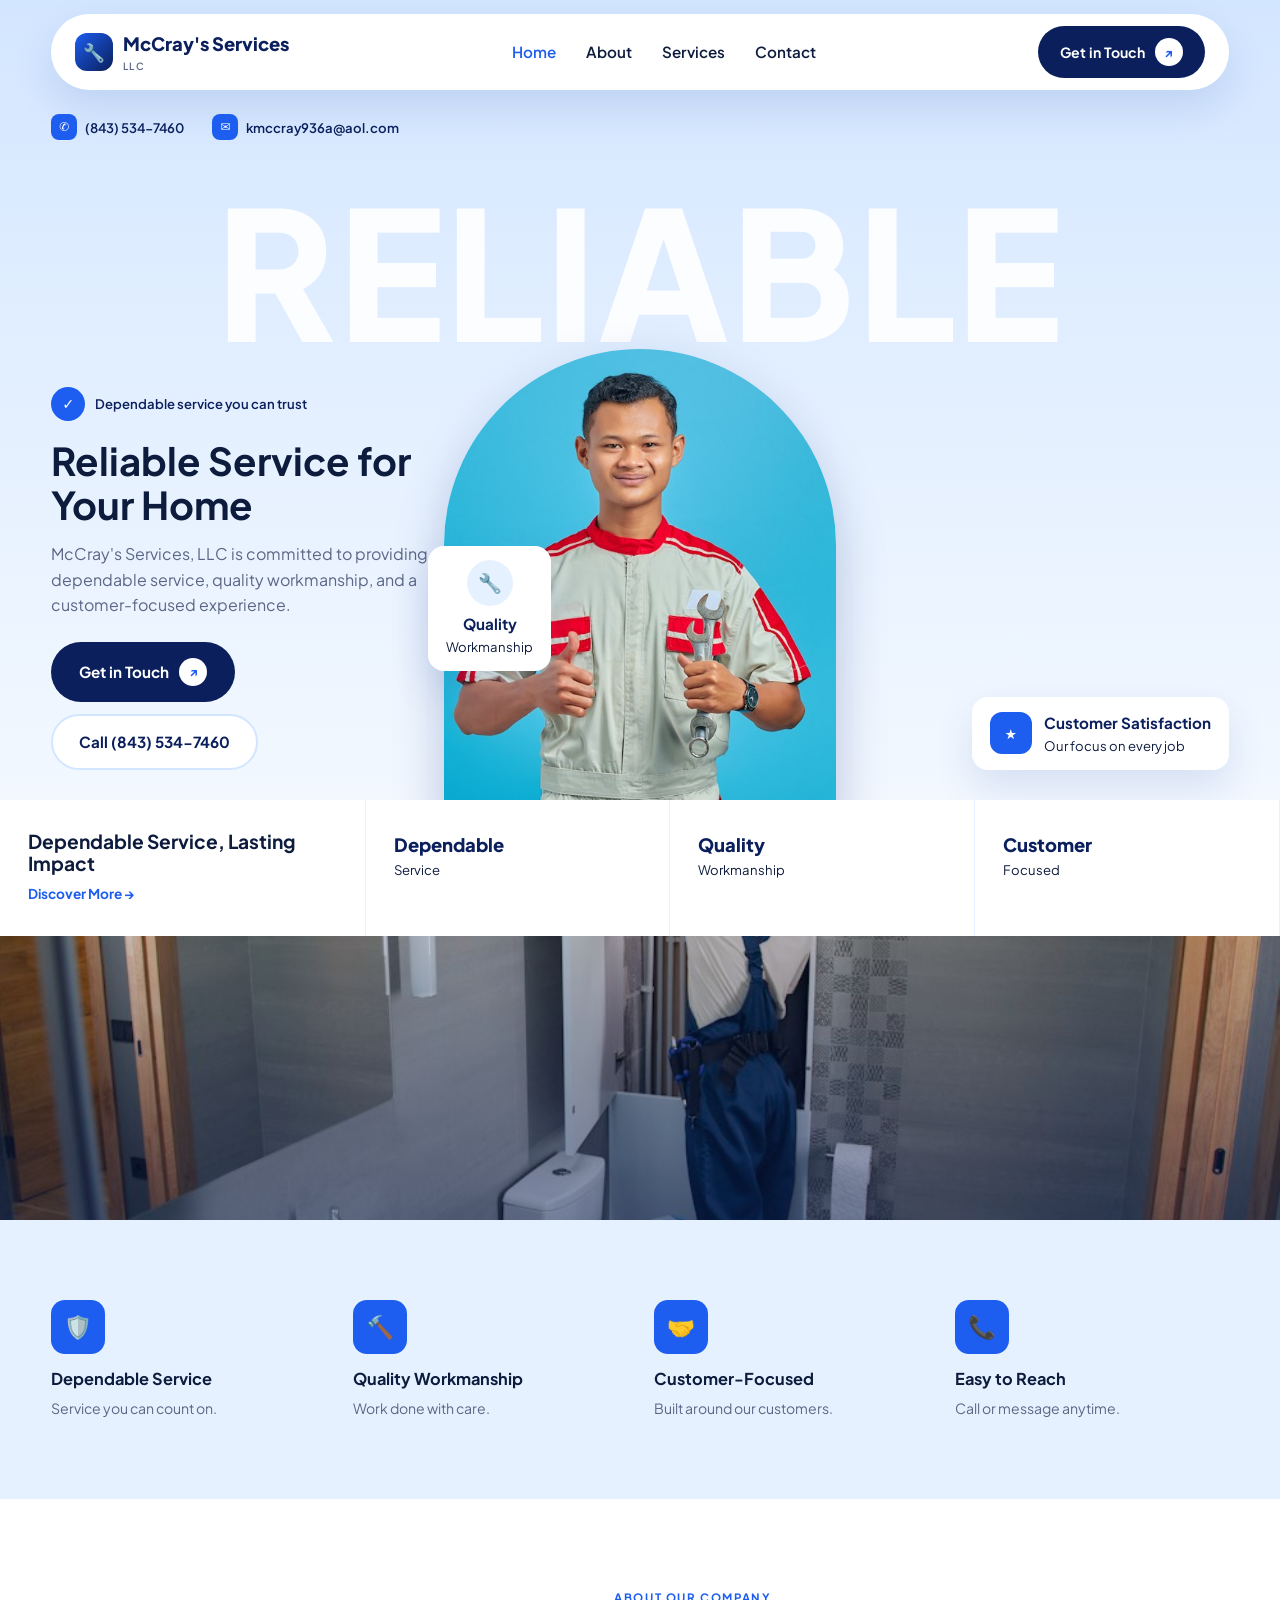
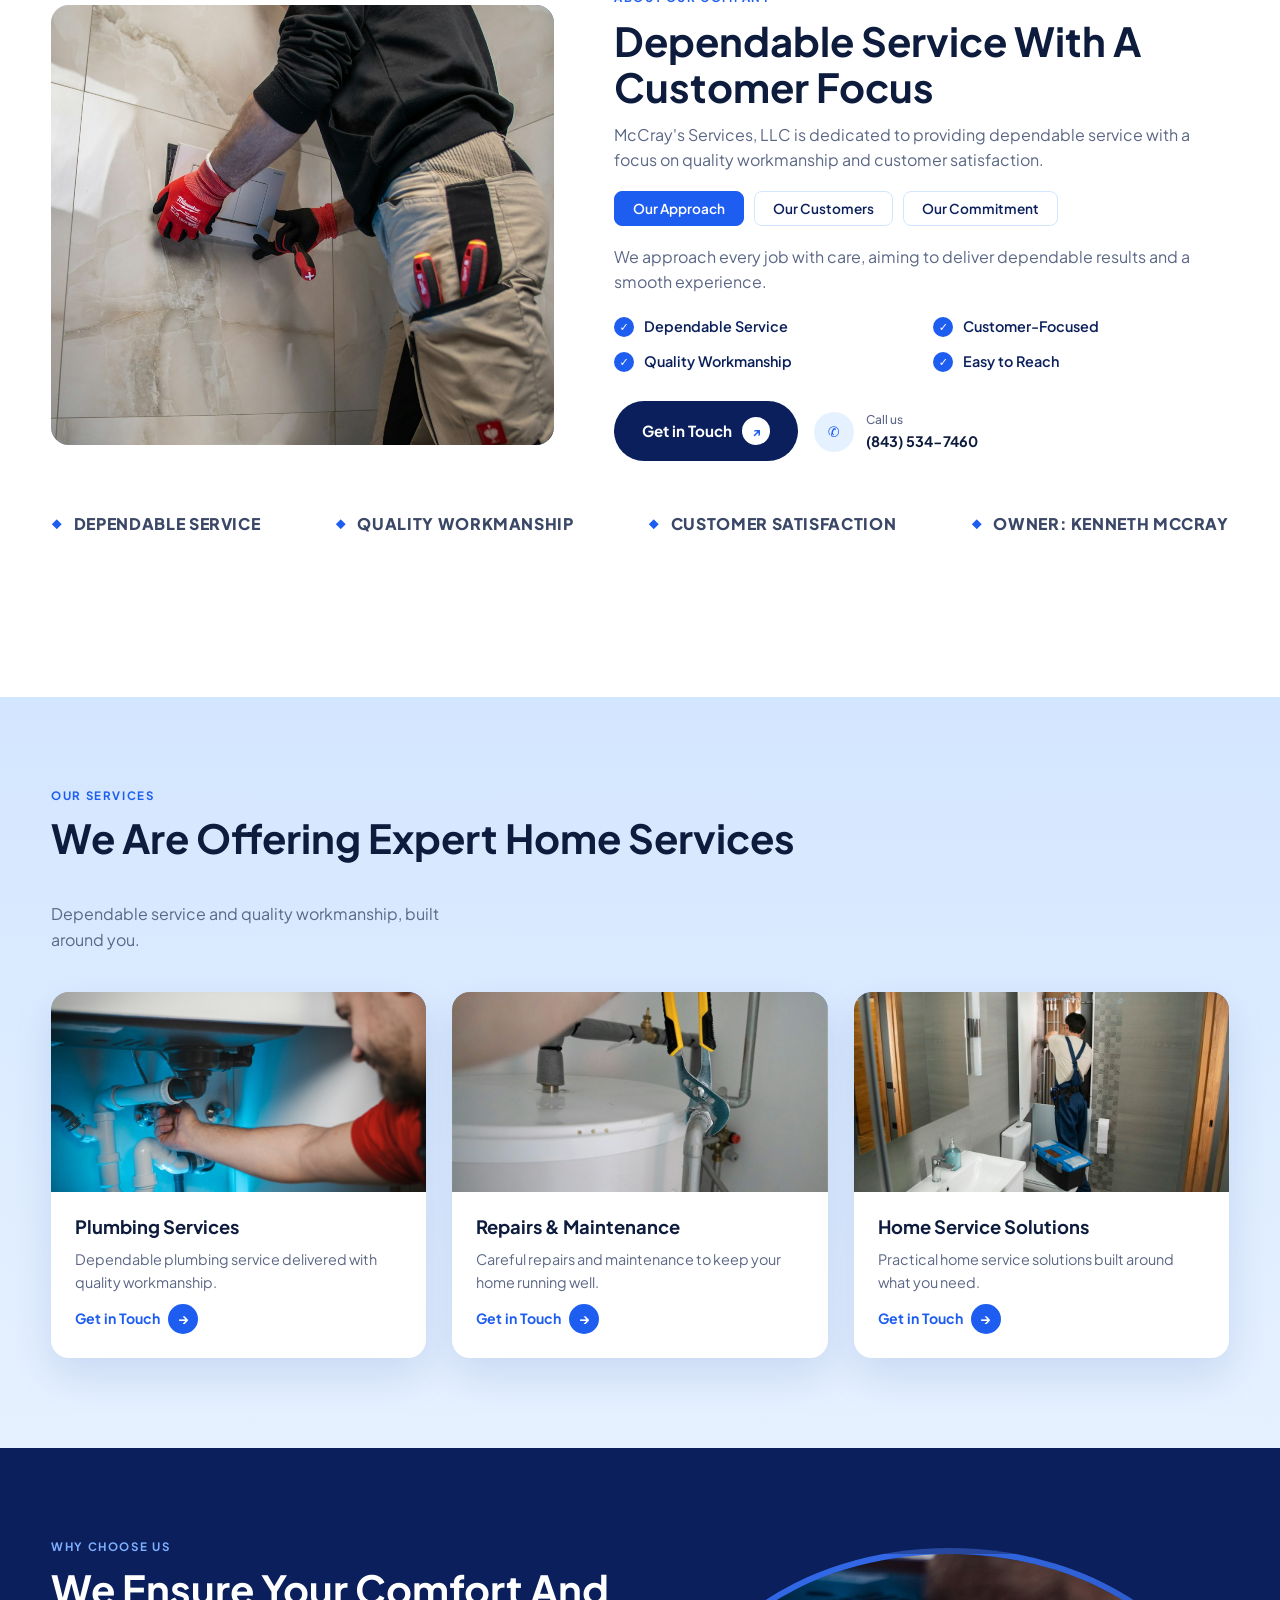
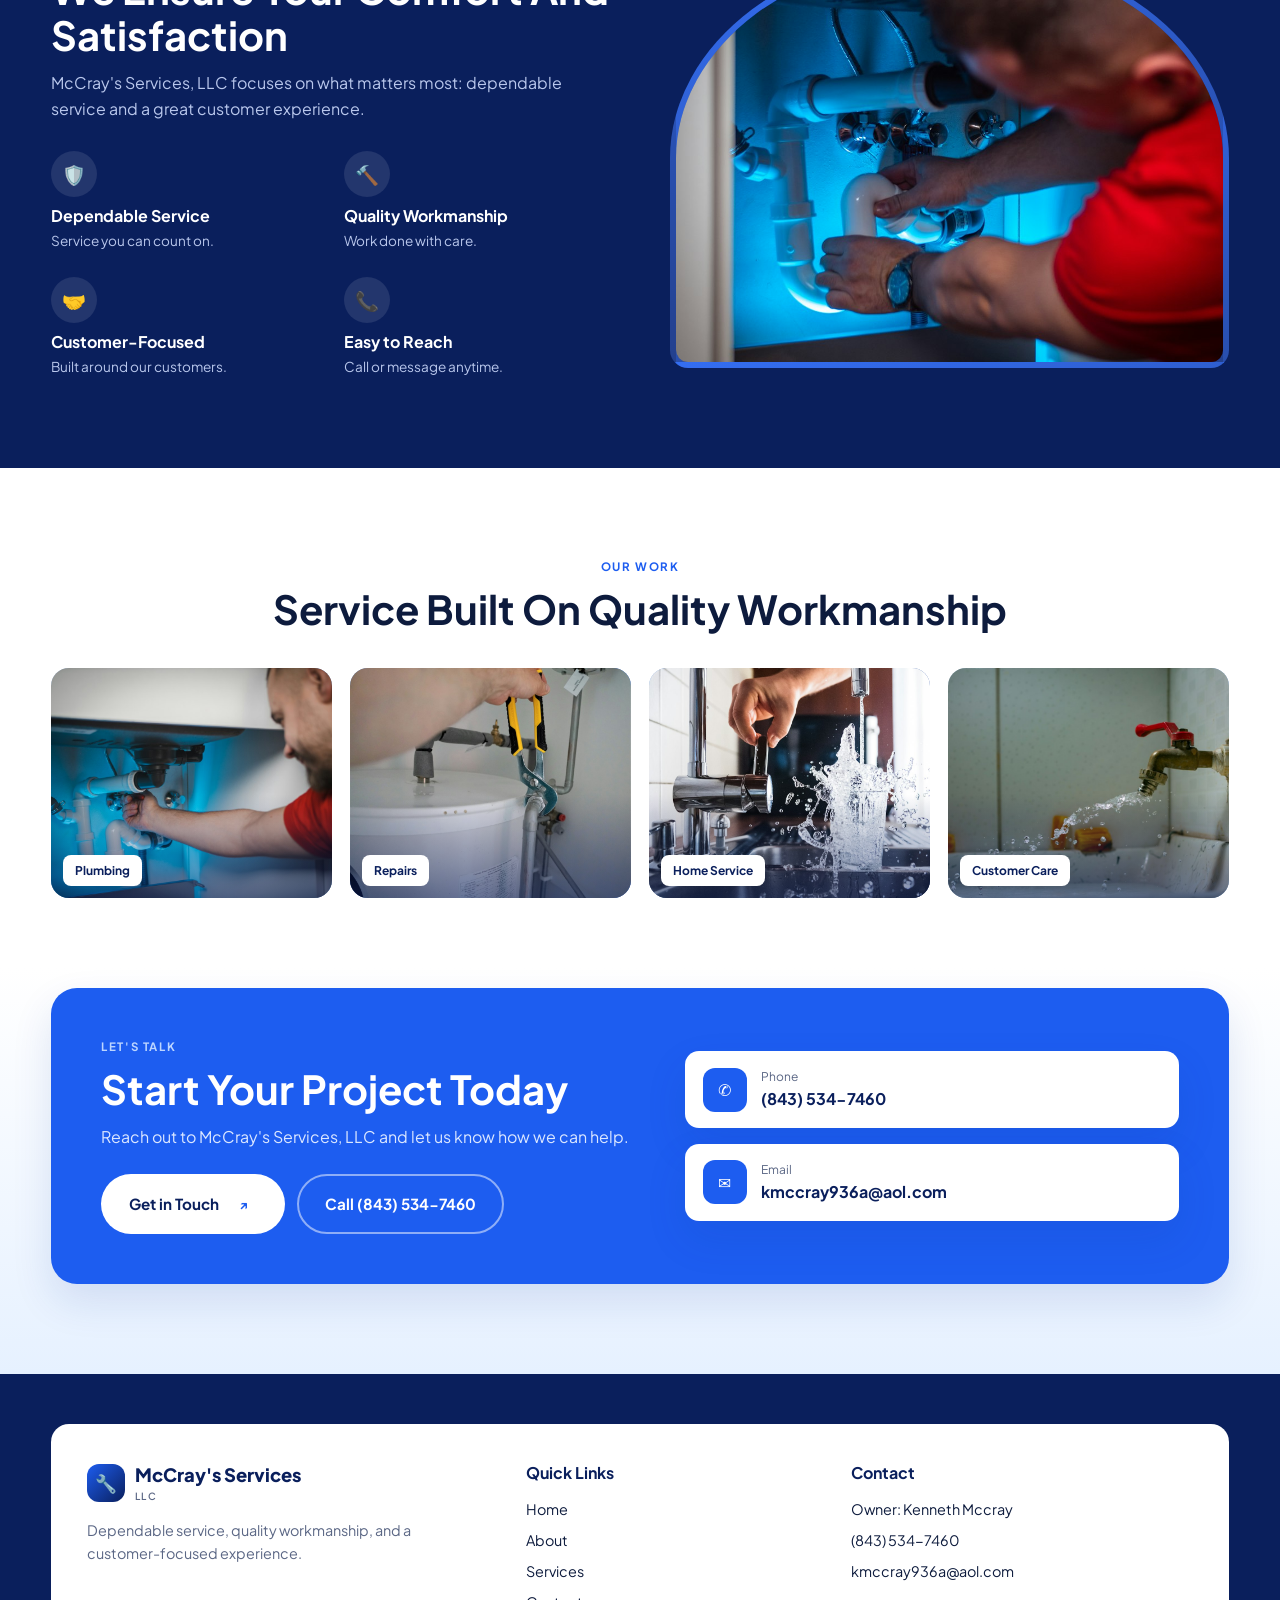
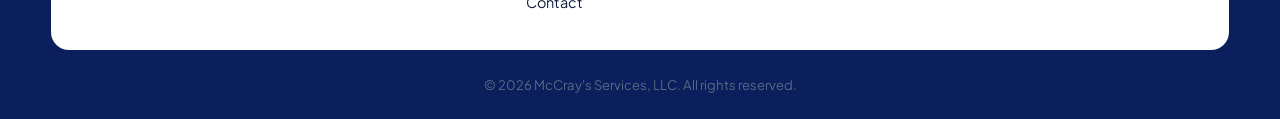
<file: index.html>
<!doctype html><html lang="en"><head><meta charset="utf-8"><meta name="viewport" content="width=device-width,initial-scale=1">
<title>McCray's Services, LLC | Reliable Service for Your Home</title><meta name="description" content="McCray's Services, LLC provides dependable service, quality workmanship, and a customer-focused experience.">
<link rel="preconnect" href="https://fonts.googleapis.com"><link href="https://fonts.googleapis.com/css2?family=Plus+Jakarta+Sans:wght@400;500;600;700;800&display=swap" rel="stylesheet">
<link rel="stylesheet" href="assets/styles.css"></head><body>
<div class="hero-bg"><header class="topbar"><div class="wrap">
<a class="logo" href="index.html"><span class="logo-mark">🔧</span><span>McCray's Services<small>LLC</small></span></a>
<nav><ul><li><a href="index.html" class="on">Home</a></li><li><a href="about.html" class="">About</a></li><li><a href="services.html" class="">Services</a></li><li><a href="contact.html" class="">Contact</a></li></ul></nav>
<div class="nav-cta"><a class="btn btn-primary" href="contact.html">Get in Touch <span class="dot">↗</span></a><button class="menu-btn" aria-label="Menu">☰</button></div>
</div></header>
<div class="wrap contact-strip"><span><i>✆</i>(843) 534-7460</span><span><i>✉</i>kmccray936a@aol.com</span></div>
<section class="hero"><div class="wrap"><div class="big" aria-hidden="true">RELIABLE</div><div class="hero-grid">
<div class="hero-copy"><div class="trust-pill"><span class="stars">✓</span>Dependable service you can trust</div><h1>Reliable Service for Your Home</h1><p>McCray's Services, LLC is committed to providing dependable service, quality workmanship, and a customer-focused experience.</p><div class="hero-ctas"><a class="btn btn-primary" href="contact.html">Get in Touch <span class="dot">↗</span></a><a class="btn btn-outline" href="tel:+18435347460">Call (843) 534-7460</a></div></div>
<div class="hero-fig"><img class="hero-photo" src="assets/img/h2.jpg" alt="Friendly service technician holding a wrench and giving a thumbs up"><div class="float-card fc-b"><div class="round">🔧</div><b>Quality</b>Workmanship</div></div>
<div class="hero-side"><div class="float-card"><div style="display:flex;gap:12px;align-items:center"><span style="width:42px;height:42px;border-radius:12px;background:var(--blue);color:#fff;display:grid;place-items:center">★</span><span><b>Customer Satisfaction</b>Our focus on every job</span></div></div></div>
</div></div></section></div><section class="impact"><div class="impact-img"><img src="assets/img/p3.jpg" alt="Technician working on bathroom plumbing">
<div class="impact-cards"><div><h3>Dependable Service, Lasting Impact</h3><a class="link" href="about.html">Discover More →</a></div><div><div class="v">Dependable</div><div class="l">Service</div></div><div><div class="v">Quality</div><div class="l">Workmanship</div></div><div><div class="v">Customer</div><div class="l">Focused</div></div></div></div></section>
<section class="features"><div class="wrap grid4"><div class="feat"><div class="ic">🛡️</div><h3>Dependable Service</h3><p>Service you can count on.</p></div><div class="feat"><div class="ic">🔨</div><h3>Quality Workmanship</h3><p>Work done with care.</p></div><div class="feat"><div class="ic">🤝</div><h3>Customer-Focused</h3><p>Built around our customers.</p></div><div class="feat"><div class="ic">📞</div><h3>Easy to Reach</h3><p>Call or message anytime.</p></div></div></section>
<section class="about"><div class="wrap"><div class="about-grid"><div class="about-photo photo"><div class="badge">Quality Workmanship</div><img src="assets/img/p6.jpg" alt="Technician installing a wall fixture"></div>
<div><span class="eyebrow">About Our Company</span><h2>Dependable Service With A Customer Focus</h2>
<p style="margin-top:12px">McCray's Services, LLC is dedicated to providing dependable service with a focus on quality workmanship and customer satisfaction.</p>
<div class="tabs"><button class="tab on" data-t="t1">Our Approach</button><button class="tab" data-t="t2">Our Customers</button><button class="tab" data-t="t3">Our Commitment</button></div>
<p class="tabpane on" id="t1">We approach every job with care, aiming to deliver dependable results and a smooth experience.</p><p class="tabpane" id="t2">Our service is built around our customers and what they need.</p><p class="tabpane" id="t3">We are committed to quality workmanship and customer satisfaction.</p>
<ul class="checks"><li>Dependable Service</li><li>Customer-Focused</li><li>Quality Workmanship</li><li>Easy to Reach</li></ul>
<a class="btn btn-primary" href="contact.html">Get in Touch <span class="dot">↗</span></a><a class="call" href="tel:+18435347460"><i>✆</i><span><small>Call us</small>(843) 534-7460</span></a></div></div>
<div class="values"><span>DEPENDABLE SERVICE</span><span>QUALITY WORKMANSHIP</span><span>CUSTOMER SATISFACTION</span><span>OWNER: KENNETH MCCRAY</span></div></div></section>
<section class="services"><div class="wrap"><div class="sec-head"><div><span class="eyebrow">Our Services</span><h2>We Are Offering Expert Home Services</h2></div><p>Dependable service and quality workmanship, built around you.</p></div><div class="grid3"><div class="card"><div class="pic"><img src="assets/img/p1.jpg" alt="Plumbing Services" loading="lazy"></div><div class="body"><h3>Plumbing Services</h3><p>Dependable plumbing service delivered with quality workmanship.</p><a class="more" href="contact.html">Get in Touch <i>→</i></a></div></div><div class="card"><div class="pic"><img src="assets/img/p2.jpg" alt="Repairs &amp; Maintenance" loading="lazy"></div><div class="body"><h3>Repairs &amp; Maintenance</h3><p>Careful repairs and maintenance to keep your home running well.</p><a class="more" href="contact.html">Get in Touch <i>→</i></a></div></div><div class="card"><div class="pic"><img src="assets/img/p3.jpg" alt="Home Service Solutions" loading="lazy"></div><div class="body"><h3>Home Service Solutions</h3><p>Practical home service solutions built around what you need.</p><a class="more" href="contact.html">Get in Touch <i>→</i></a></div></div></div></div></section>
<section class="why"><div class="wrap why-grid"><div><span class="eyebrow">Why Choose Us</span><h2>We Ensure Your Comfort And Satisfaction</h2><p style="margin-top:12px">McCray's Services, LLC focuses on what matters most: dependable service and a great customer experience.</p><div class="why-list"><div><div class="ic">🛡️</div><h3>Dependable Service</h3><p>Service you can count on.</p></div><div><div class="ic">🔨</div><h3>Quality Workmanship</h3><p>Work done with care.</p></div><div><div class="ic">🤝</div><h3>Customer-Focused</h3><p>Built around our customers.</p></div><div><div class="ic">📞</div><h3>Easy to Reach</h3><p>Call or message anytime.</p></div></div></div><div class="why-img"><img src="assets/img/p4.jpg" alt="Technician repairing a sink drain"></div></div></section>
<section class="gallery"><div class="wrap"><span class="eyebrow">Our Work</span><h2>Service Built On Quality Workmanship</h2><div class="gal-row"><div class="gal"><img src="assets/img/p1.jpg" alt="" loading="lazy"><span>Plumbing</span></div><div class="gal"><img src="assets/img/p2.jpg" alt="" loading="lazy"><span>Repairs</span></div><div class="gal"><img src="assets/img/p7.jpg" alt="" loading="lazy"><span>Home Service</span></div><div class="gal"><img src="assets/img/p8.jpg" alt="" loading="lazy"><span>Customer Care</span></div></div></div></section><section class="cta"><div class="wrap"><div class="cta-box"><div><span class="eyebrow" style="color:#bcd5ff">Let's talk</span><h2>Start Your Project Today</h2><p>Reach out to McCray's Services, LLC and let us know how we can help.</p><div class="hero-ctas"><a class="btn btn-primary" href="contact.html">Get in Touch <span class="dot">↗</span></a><a class="btn btn-outline" href="tel:+18435347460">Call (843) 534-7460</a></div></div>
<div class="info"><div><i>✆</i><span><small>Phone</small><b>(843) 534-7460</b></span></div><div><i>✉</i><span><small>Email</small><b>kmccray936a@aol.com</b></span></div></div></div></div></section><footer><div class="wrap"><div class="foot-grid">
<div><a class="logo" href="index.html"><span class="logo-mark">🔧</span><span>McCray's Services<small>LLC</small></span></a><p style="margin-top:14px;font-size:.9rem">Dependable service, quality workmanship, and a customer-focused experience.</p></div>
<div><h4>Quick Links</h4><ul><li><a href="index.html">Home</a></li><li><a href="about.html">About</a></li><li><a href="services.html">Services</a></li><li><a href="contact.html">Contact</a></li></ul></div>
<div><h4>Contact</h4><ul><li>Owner: Kenneth Mccray</li><li><a href="tel:+18435347460">(843) 534-7460</a></li><li><a href="mailto:kmccray936a@aol.com">kmccray936a@aol.com</a></li></ul></div>
</div><p class="copy">© 2026 McCray's Services, LLC. All rights reserved.</p></div></footer><script src="assets/main.js"></script></body></html>
</file>
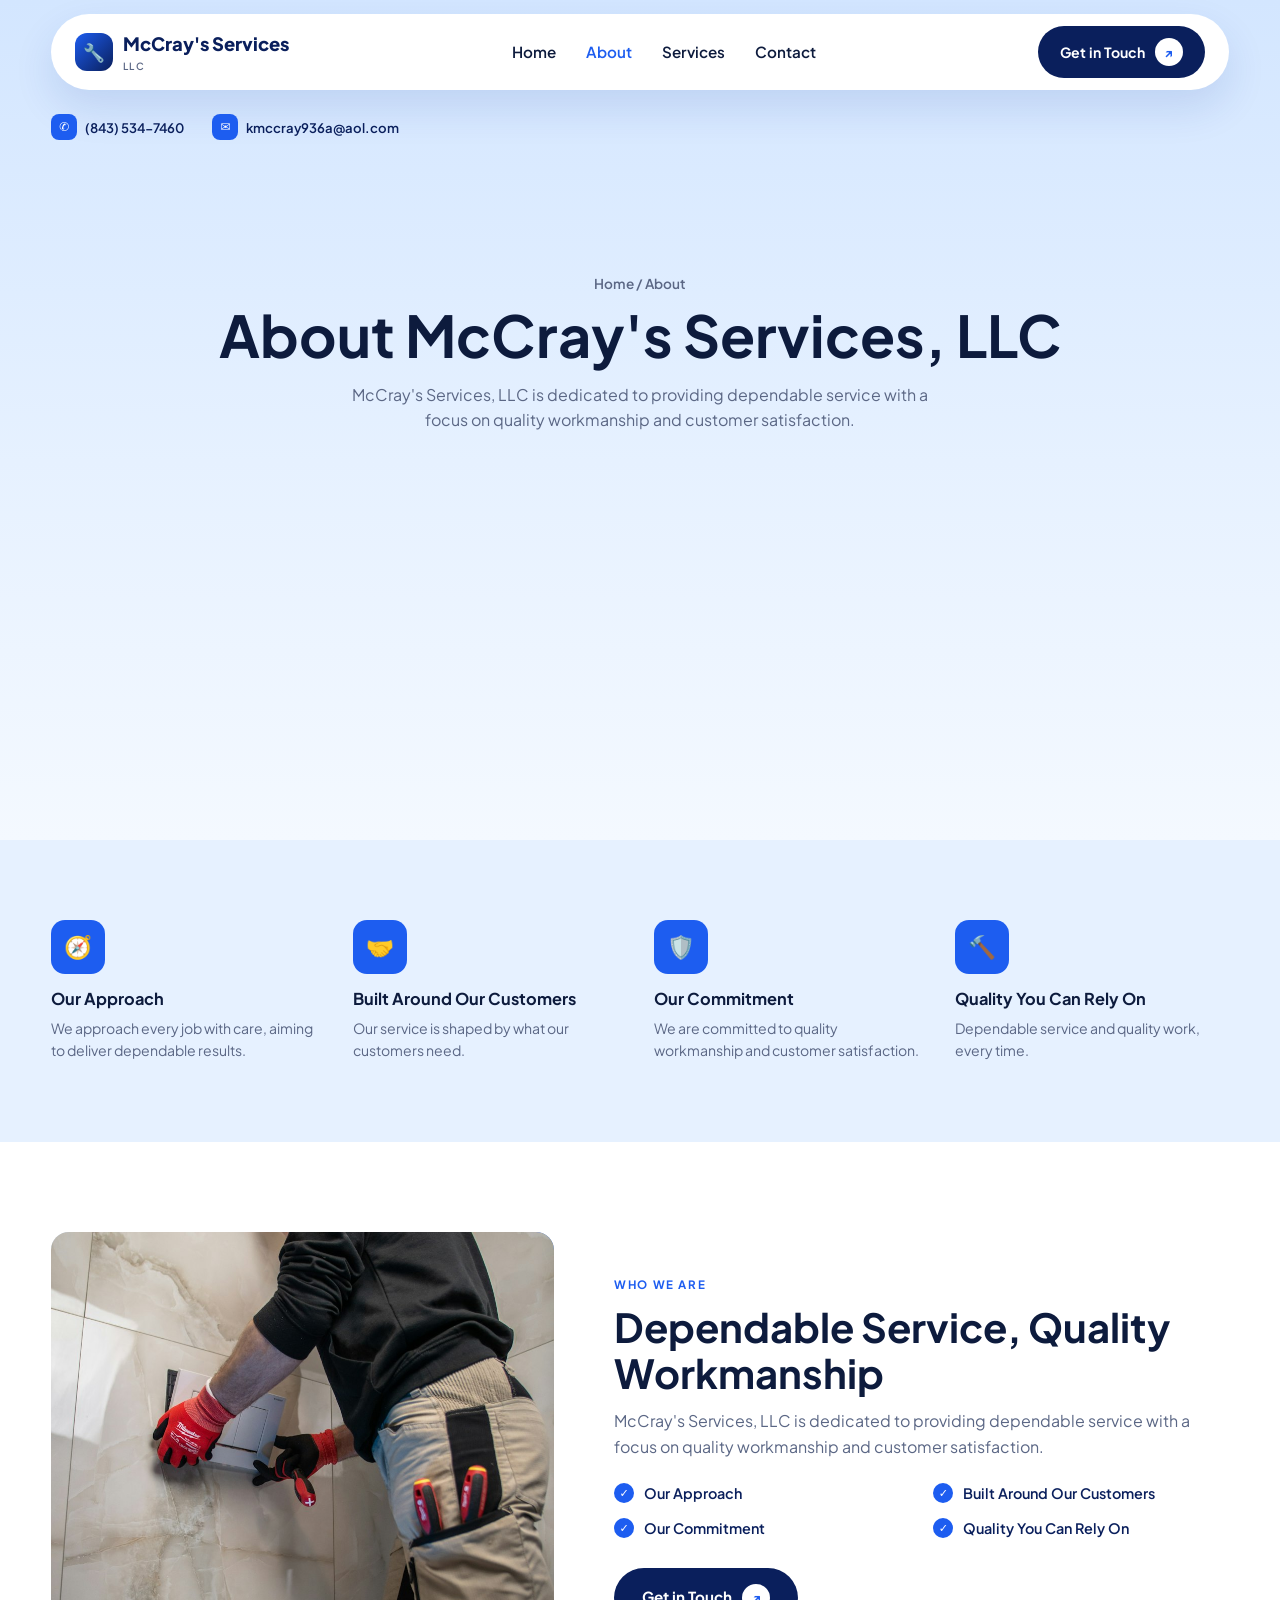
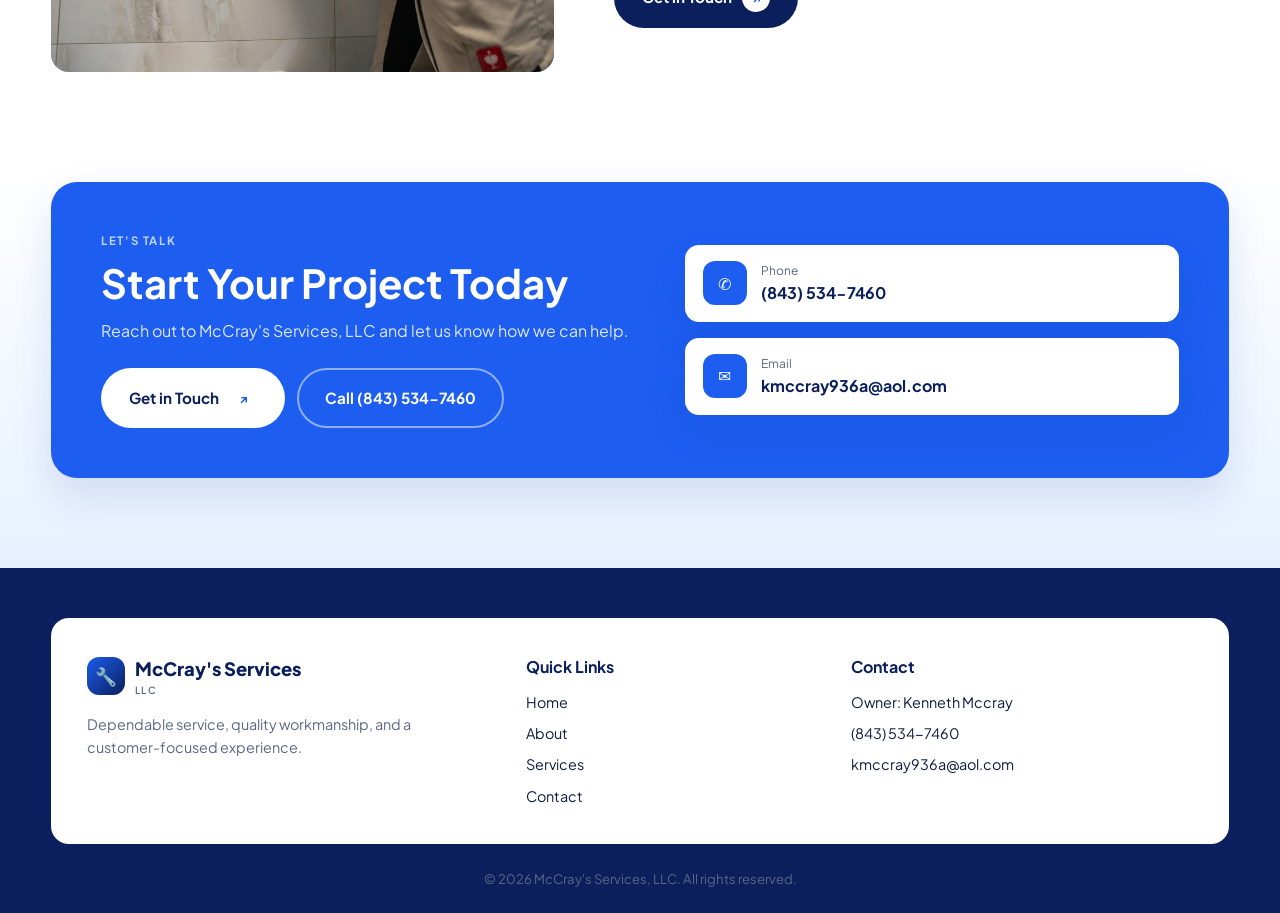
<file: about.html>
<!doctype html><html lang="en"><head><meta charset="utf-8"><meta name="viewport" content="width=device-width,initial-scale=1">
<title>About | McCray's Services, LLC</title><meta name="description" content="McCray's Services, LLC provides dependable service, quality workmanship, and a customer-focused experience.">
<link rel="preconnect" href="https://fonts.googleapis.com"><link href="https://fonts.googleapis.com/css2?family=Plus+Jakarta+Sans:wght@400;500;600;700;800&display=swap" rel="stylesheet">
<link rel="stylesheet" href="assets/styles.css"></head><body>
<div class="hero-bg"><header class="topbar"><div class="wrap">
<a class="logo" href="index.html"><span class="logo-mark">🔧</span><span>McCray's Services<small>LLC</small></span></a>
<nav><ul><li><a href="index.html" class="">Home</a></li><li><a href="about.html" class="on">About</a></li><li><a href="services.html" class="">Services</a></li><li><a href="contact.html" class="">Contact</a></li></ul></nav>
<div class="nav-cta"><a class="btn btn-primary" href="contact.html">Get in Touch <span class="dot">↗</span></a><button class="menu-btn" aria-label="Menu">☰</button></div>
</div></header>
<div class="wrap contact-strip"><span><i>✆</i>(843) 534-7460</span><span><i>✉</i>kmccray936a@aol.com</span></div>
<section class="hero"><div class="page-hero wrap"><span class="crumb">Home / About</span><h1>About McCray's Services, LLC</h1><p>McCray's Services, LLC is dedicated to providing dependable service with a focus on quality workmanship and customer satisfaction.</p></div></section></div><section class="features"><div class="wrap grid4"><div class="feat"><div class="ic">🧭</div><h3>Our Approach</h3><p>We approach every job with care, aiming to deliver dependable results.</p></div><div class="feat"><div class="ic">🤝</div><h3>Built Around Our Customers</h3><p>Our service is shaped by what our customers need.</p></div><div class="feat"><div class="ic">🛡️</div><h3>Our Commitment</h3><p>We are committed to quality workmanship and customer satisfaction.</p></div><div class="feat"><div class="ic">🔨</div><h3>Quality You Can Rely On</h3><p>Dependable service and quality work, every time.</p></div></div></section>
<section class="about"><div class="wrap about-grid"><div class="about-photo photo"><div class="badge">Owner: Kenneth Mccray</div><img src="assets/img/p6.jpg" alt="Technician installing a wall fixture"></div><div><span class="eyebrow">Who We Are</span><h2>Dependable Service, Quality Workmanship</h2><p style="margin:12px 0 22px">McCray's Services, LLC is dedicated to providing dependable service with a focus on quality workmanship and customer satisfaction.</p><ul class="checks"><li>Our Approach</li><li>Built Around Our Customers</li><li>Our Commitment</li><li>Quality You Can Rely On</li></ul><a class="btn btn-primary" href="contact.html">Get in Touch <span class="dot">↗</span></a></div></div></section><section class="cta"><div class="wrap"><div class="cta-box"><div><span class="eyebrow" style="color:#bcd5ff">Let's talk</span><h2>Start Your Project Today</h2><p>Reach out to McCray's Services, LLC and let us know how we can help.</p><div class="hero-ctas"><a class="btn btn-primary" href="contact.html">Get in Touch <span class="dot">↗</span></a><a class="btn btn-outline" href="tel:+18435347460">Call (843) 534-7460</a></div></div>
<div class="info"><div><i>✆</i><span><small>Phone</small><b>(843) 534-7460</b></span></div><div><i>✉</i><span><small>Email</small><b>kmccray936a@aol.com</b></span></div></div></div></div></section><footer><div class="wrap"><div class="foot-grid">
<div><a class="logo" href="index.html"><span class="logo-mark">🔧</span><span>McCray's Services<small>LLC</small></span></a><p style="margin-top:14px;font-size:.9rem">Dependable service, quality workmanship, and a customer-focused experience.</p></div>
<div><h4>Quick Links</h4><ul><li><a href="index.html">Home</a></li><li><a href="about.html">About</a></li><li><a href="services.html">Services</a></li><li><a href="contact.html">Contact</a></li></ul></div>
<div><h4>Contact</h4><ul><li>Owner: Kenneth Mccray</li><li><a href="tel:+18435347460">(843) 534-7460</a></li><li><a href="mailto:kmccray936a@aol.com">kmccray936a@aol.com</a></li></ul></div>
</div><p class="copy">© 2026 McCray's Services, LLC. All rights reserved.</p></div></footer><script src="assets/main.js"></script></body></html>
</file>
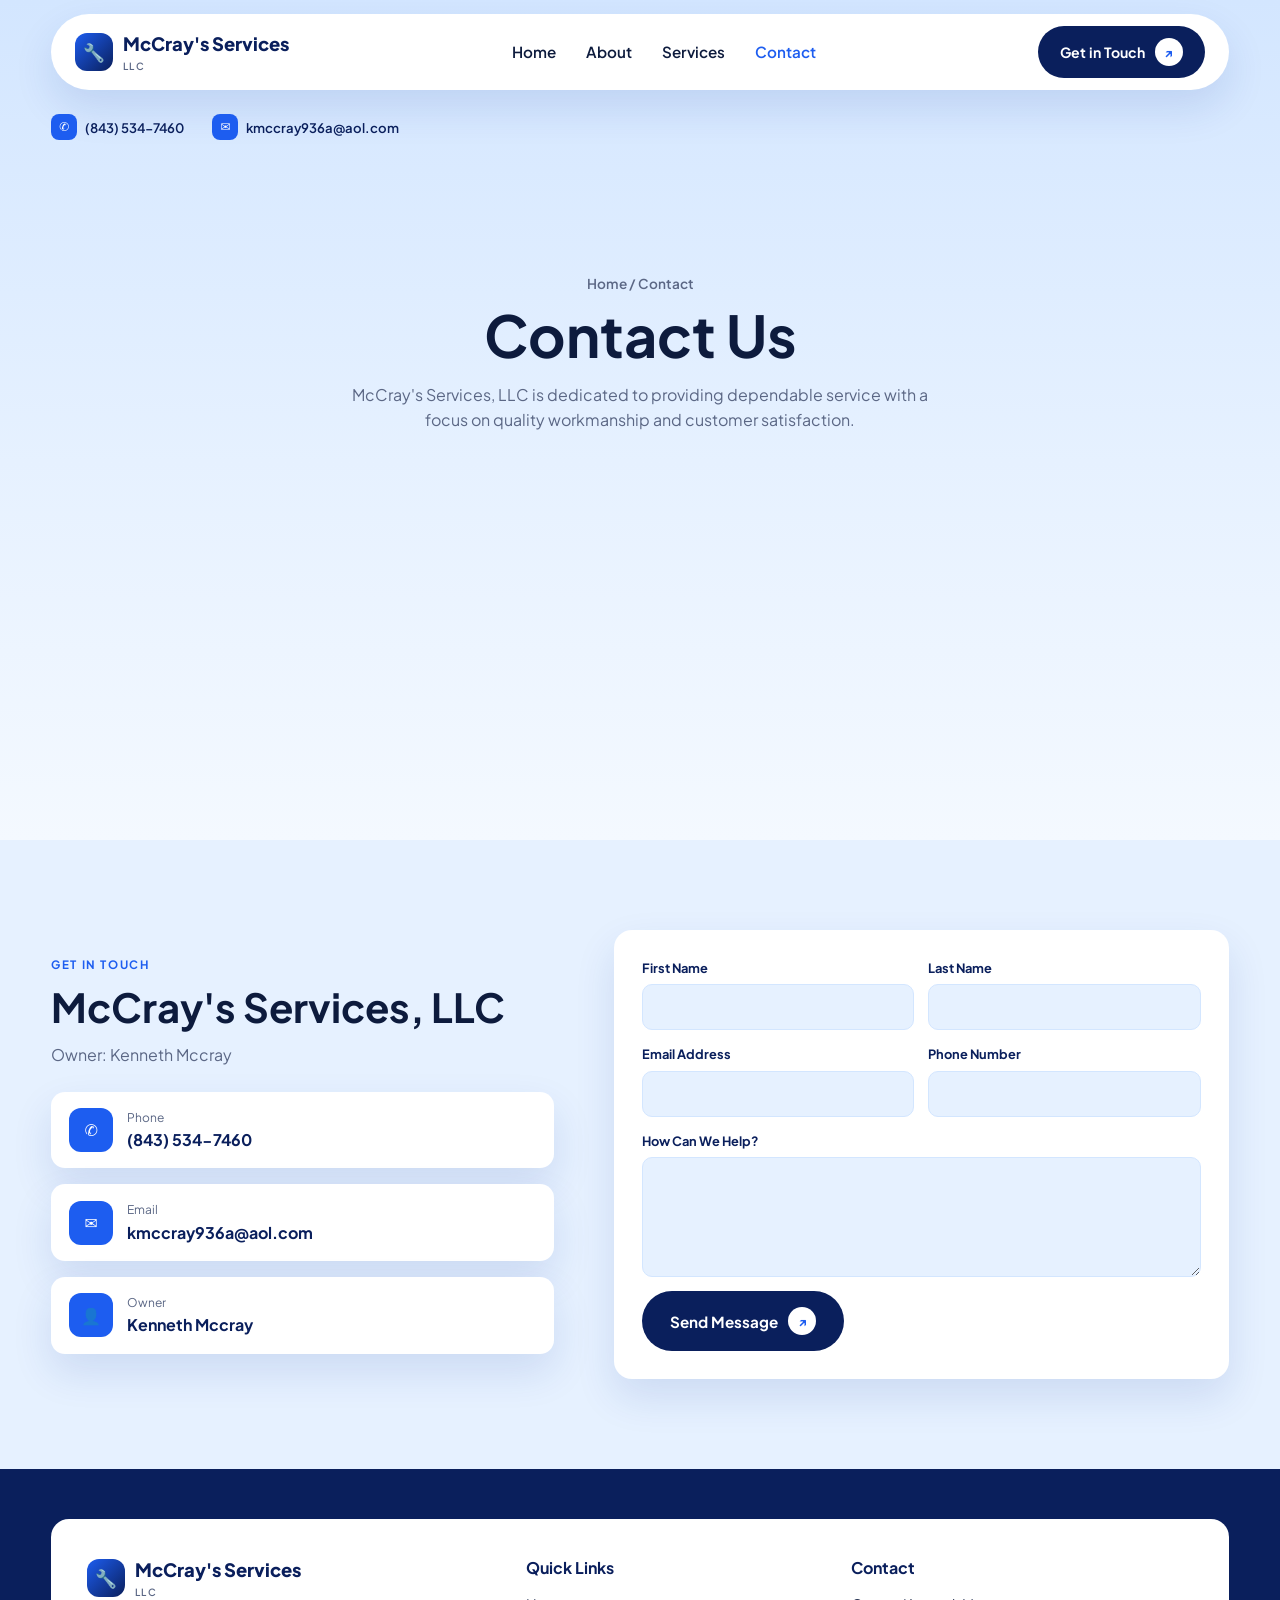
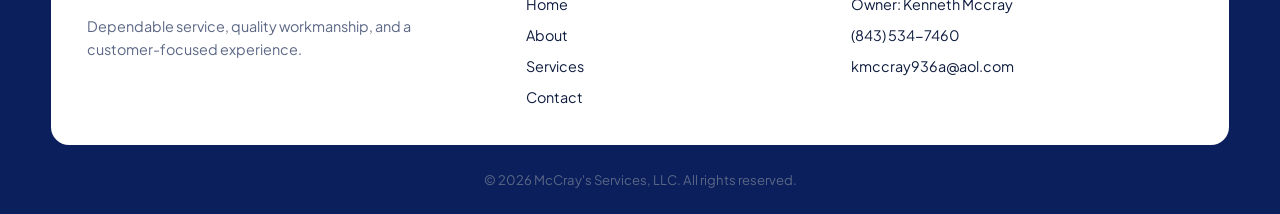
<file: contact.html>
<!doctype html><html lang="en"><head><meta charset="utf-8"><meta name="viewport" content="width=device-width,initial-scale=1">
<title>Contact | McCray's Services, LLC</title><meta name="description" content="McCray's Services, LLC provides dependable service, quality workmanship, and a customer-focused experience.">
<link rel="preconnect" href="https://fonts.googleapis.com"><link href="https://fonts.googleapis.com/css2?family=Plus+Jakarta+Sans:wght@400;500;600;700;800&display=swap" rel="stylesheet">
<link rel="stylesheet" href="assets/styles.css"></head><body>
<div class="hero-bg"><header class="topbar"><div class="wrap">
<a class="logo" href="index.html"><span class="logo-mark">🔧</span><span>McCray's Services<small>LLC</small></span></a>
<nav><ul><li><a href="index.html" class="">Home</a></li><li><a href="about.html" class="">About</a></li><li><a href="services.html" class="">Services</a></li><li><a href="contact.html" class="on">Contact</a></li></ul></nav>
<div class="nav-cta"><a class="btn btn-primary" href="contact.html">Get in Touch <span class="dot">↗</span></a><button class="menu-btn" aria-label="Menu">☰</button></div>
</div></header>
<div class="wrap contact-strip"><span><i>✆</i>(843) 534-7460</span><span><i>✉</i>kmccray936a@aol.com</span></div>
<section class="hero"><div class="page-hero wrap"><span class="crumb">Home / Contact</span><h1>Contact Us</h1><p>McCray's Services, LLC is dedicated to providing dependable service with a focus on quality workmanship and customer satisfaction.</p></div></section></div><section class="section alt"><div class="wrap about-grid"><div><span class="eyebrow">Get in Touch</span><h2>McCray's Services, LLC</h2><p style="margin:12px 0 24px">Owner: Kenneth Mccray</p><div class="info"><div><i>✆</i><span><small>Phone</small><b><a href="tel:+18435347460">(843) 534-7460</a></b></span></div><div><i>✉</i><span><small>Email</small><b><a href="mailto:kmccray936a@aol.com">kmccray936a@aol.com</a></b></span></div><div><i>👤</i><span><small>Owner</small><b>Kenneth Mccray</b></span></div></div></div>
<form class="form"><div class="row"><label>First Name<input name="first" required></label><label>Last Name<input name="last" required></label></div><div class="row"><label>Email Address<input type="email" name="email" required></label><label>Phone Number<input type="tel" name="phone"></label></div><label>How Can We Help?<textarea name="msg" required></textarea></label><button class="btn btn-primary" type="submit">Send Message <span class="dot">↗</span></button></form></div></section><footer><div class="wrap"><div class="foot-grid">
<div><a class="logo" href="index.html"><span class="logo-mark">🔧</span><span>McCray's Services<small>LLC</small></span></a><p style="margin-top:14px;font-size:.9rem">Dependable service, quality workmanship, and a customer-focused experience.</p></div>
<div><h4>Quick Links</h4><ul><li><a href="index.html">Home</a></li><li><a href="about.html">About</a></li><li><a href="services.html">Services</a></li><li><a href="contact.html">Contact</a></li></ul></div>
<div><h4>Contact</h4><ul><li>Owner: Kenneth Mccray</li><li><a href="tel:+18435347460">(843) 534-7460</a></li><li><a href="mailto:kmccray936a@aol.com">kmccray936a@aol.com</a></li></ul></div>
</div><p class="copy">© 2026 McCray's Services, LLC. All rights reserved.</p></div></footer><script src="assets/main.js"></script></body></html>
</file>
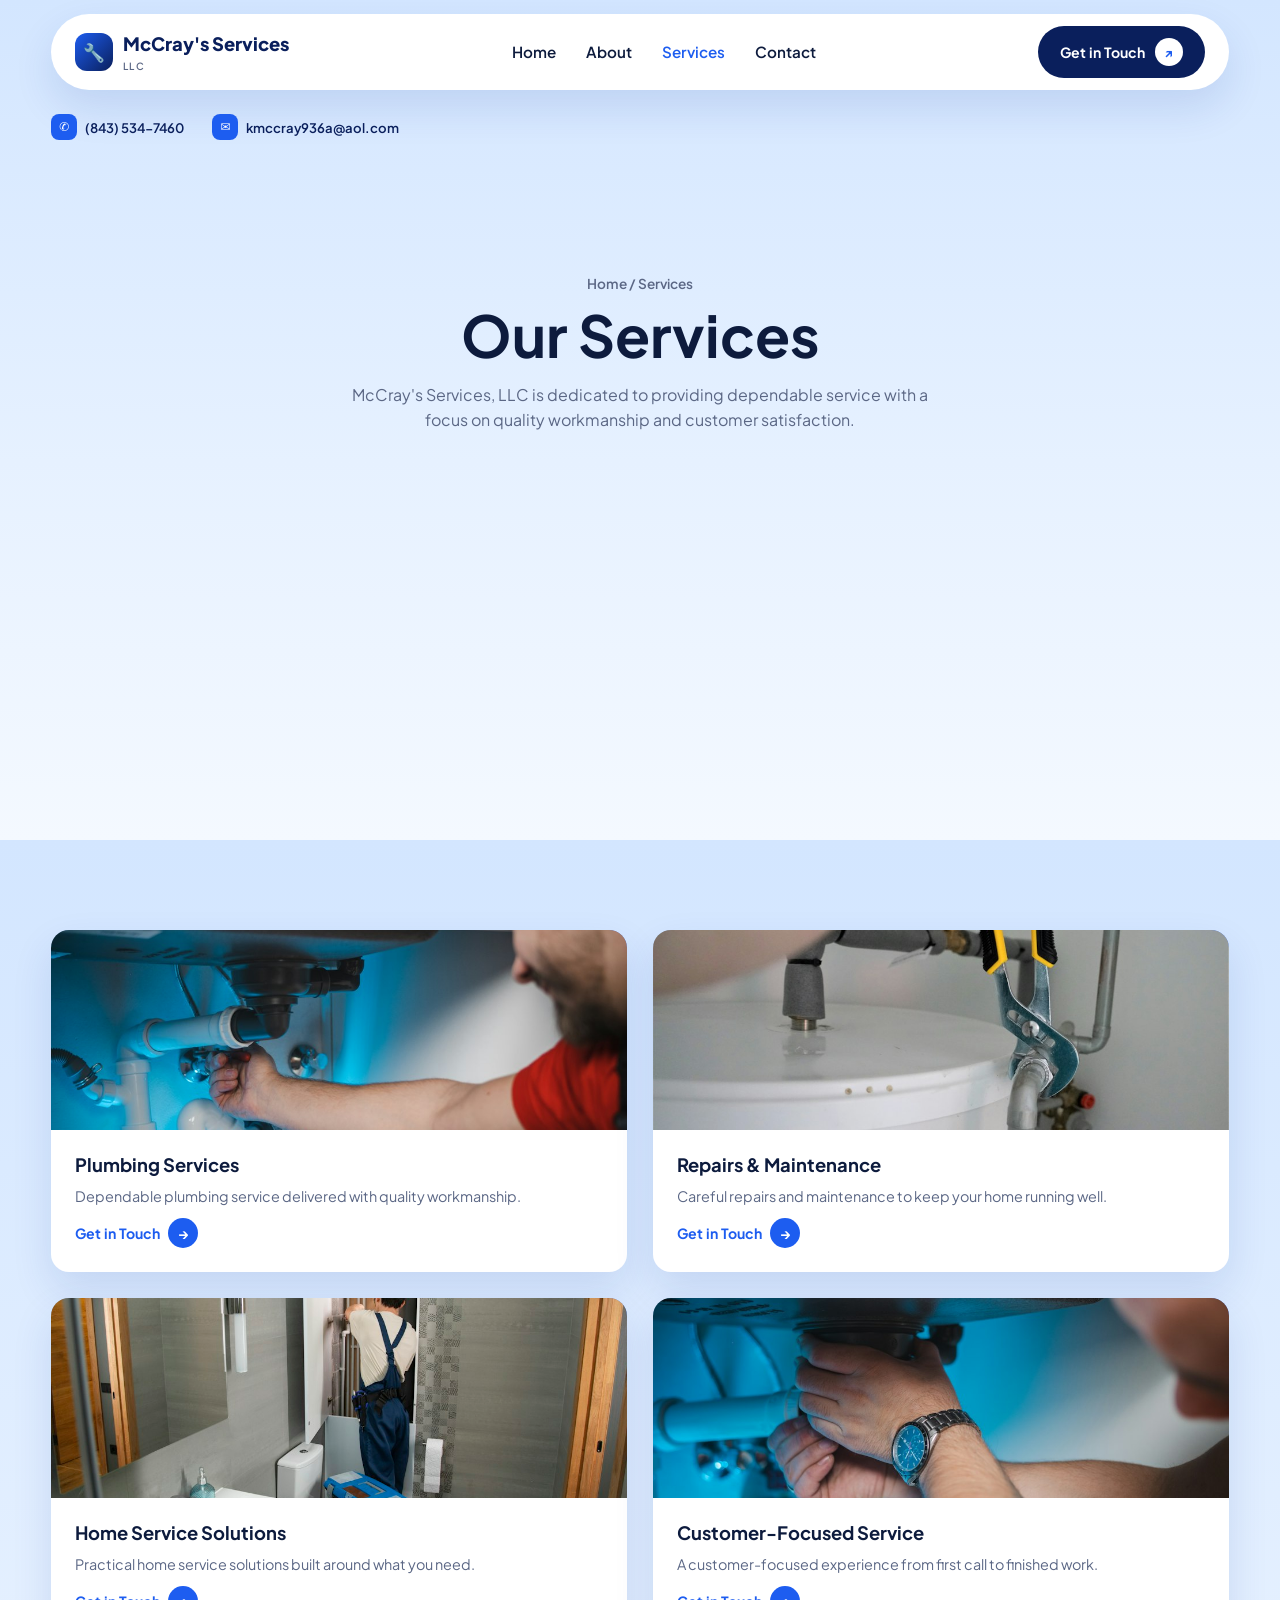
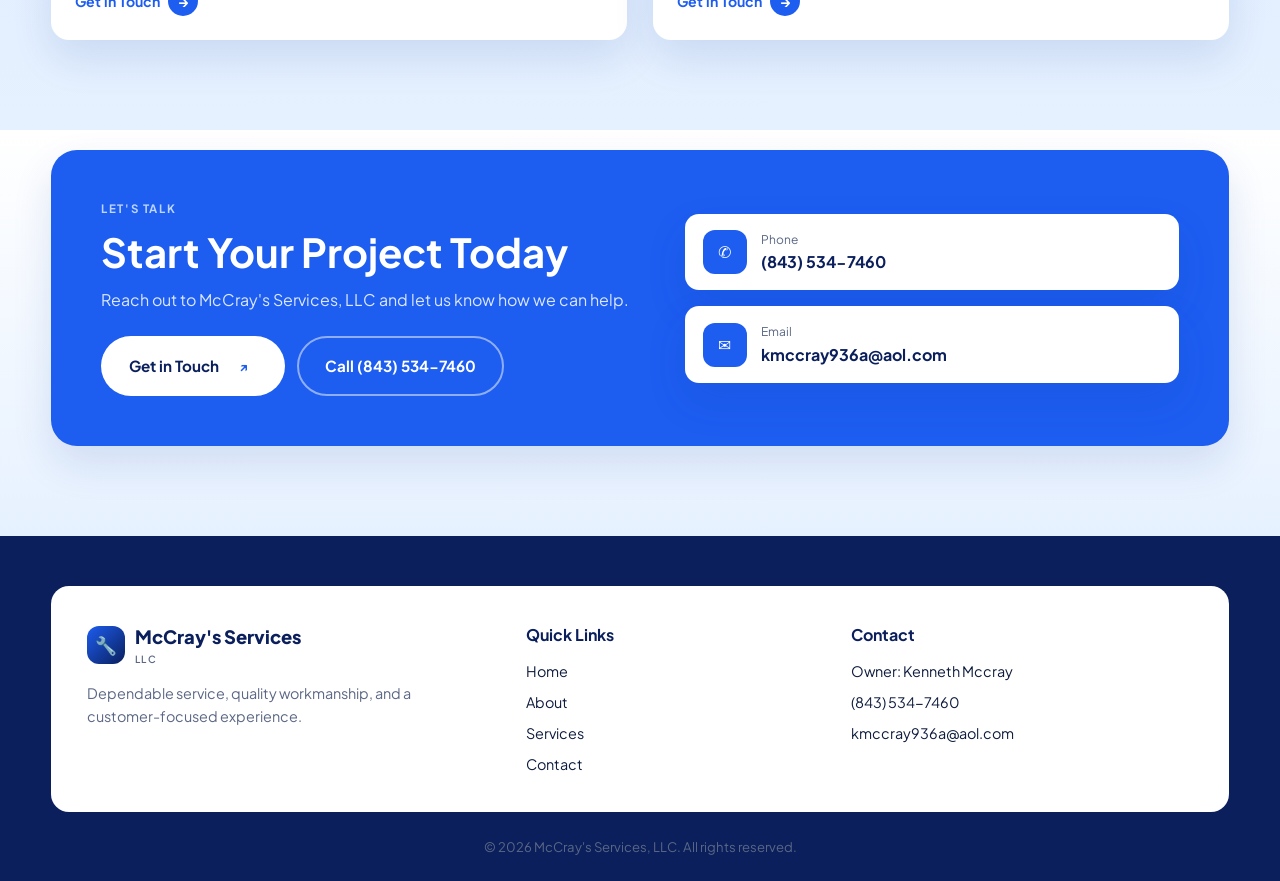
<file: services.html>
<!doctype html><html lang="en"><head><meta charset="utf-8"><meta name="viewport" content="width=device-width,initial-scale=1">
<title>Services | McCray's Services, LLC</title><meta name="description" content="McCray's Services, LLC provides dependable service, quality workmanship, and a customer-focused experience.">
<link rel="preconnect" href="https://fonts.googleapis.com"><link href="https://fonts.googleapis.com/css2?family=Plus+Jakarta+Sans:wght@400;500;600;700;800&display=swap" rel="stylesheet">
<link rel="stylesheet" href="assets/styles.css"></head><body>
<div class="hero-bg"><header class="topbar"><div class="wrap">
<a class="logo" href="index.html"><span class="logo-mark">🔧</span><span>McCray's Services<small>LLC</small></span></a>
<nav><ul><li><a href="index.html" class="">Home</a></li><li><a href="about.html" class="">About</a></li><li><a href="services.html" class="on">Services</a></li><li><a href="contact.html" class="">Contact</a></li></ul></nav>
<div class="nav-cta"><a class="btn btn-primary" href="contact.html">Get in Touch <span class="dot">↗</span></a><button class="menu-btn" aria-label="Menu">☰</button></div>
</div></header>
<div class="wrap contact-strip"><span><i>✆</i>(843) 534-7460</span><span><i>✉</i>kmccray936a@aol.com</span></div>
<section class="hero"><div class="page-hero wrap"><span class="crumb">Home / Services</span><h1>Our Services</h1><p>McCray's Services, LLC is dedicated to providing dependable service with a focus on quality workmanship and customer satisfaction.</p></div></section></div><section class="services"><div class="wrap"><div class="grid2"><div class="card"><div class="pic"><img src="assets/img/p1.jpg" alt="Plumbing Services" loading="lazy"></div><div class="body"><h3>Plumbing Services</h3><p>Dependable plumbing service delivered with quality workmanship.</p><a class="more" href="contact.html">Get in Touch <i>→</i></a></div></div><div class="card"><div class="pic"><img src="assets/img/p2.jpg" alt="Repairs &amp; Maintenance" loading="lazy"></div><div class="body"><h3>Repairs &amp; Maintenance</h3><p>Careful repairs and maintenance to keep your home running well.</p><a class="more" href="contact.html">Get in Touch <i>→</i></a></div></div><div class="card"><div class="pic"><img src="assets/img/p3.jpg" alt="Home Service Solutions" loading="lazy"></div><div class="body"><h3>Home Service Solutions</h3><p>Practical home service solutions built around what you need.</p><a class="more" href="contact.html">Get in Touch <i>→</i></a></div></div><div class="card"><div class="pic"><img src="assets/img/p5.jpg" alt="Customer-Focused Service" loading="lazy"></div><div class="body"><h3>Customer-Focused Service</h3><p>A customer-focused experience from first call to finished work.</p><a class="more" href="contact.html">Get in Touch <i>→</i></a></div></div></div></div></section><section class="cta"><div class="wrap"><div class="cta-box"><div><span class="eyebrow" style="color:#bcd5ff">Let's talk</span><h2>Start Your Project Today</h2><p>Reach out to McCray's Services, LLC and let us know how we can help.</p><div class="hero-ctas"><a class="btn btn-primary" href="contact.html">Get in Touch <span class="dot">↗</span></a><a class="btn btn-outline" href="tel:+18435347460">Call (843) 534-7460</a></div></div>
<div class="info"><div><i>✆</i><span><small>Phone</small><b>(843) 534-7460</b></span></div><div><i>✉</i><span><small>Email</small><b>kmccray936a@aol.com</b></span></div></div></div></div></section><footer><div class="wrap"><div class="foot-grid">
<div><a class="logo" href="index.html"><span class="logo-mark">🔧</span><span>McCray's Services<small>LLC</small></span></a><p style="margin-top:14px;font-size:.9rem">Dependable service, quality workmanship, and a customer-focused experience.</p></div>
<div><h4>Quick Links</h4><ul><li><a href="index.html">Home</a></li><li><a href="about.html">About</a></li><li><a href="services.html">Services</a></li><li><a href="contact.html">Contact</a></li></ul></div>
<div><h4>Contact</h4><ul><li>Owner: Kenneth Mccray</li><li><a href="tel:+18435347460">(843) 534-7460</a></li><li><a href="mailto:kmccray936a@aol.com">kmccray936a@aol.com</a></li></ul></div>
</div><p class="copy">© 2026 McCray's Services, LLC. All rights reserved.</p></div></footer><script src="assets/main.js"></script></body></html>
</file>
<file: assets/styles.css>
:root{--blue:#1d5df0;--blue-d:#0b2a6b;--navy:#0a1f5c;--sky:#e6f1ff;--sky2:#d3e6ff;--ink:#0d1b3d;--muted:#5b6785;--white:#fff;--r:18px;--shadow:0 18px 40px rgba(20,60,160,.12);--f:'Plus Jakarta Sans','Segoe UI',system-ui,sans-serif}
*{box-sizing:border-box;margin:0;padding:0}
html{scroll-behavior:smooth}
body{font-family:var(--f);color:var(--ink);background:#fff;line-height:1.6;overflow-x:hidden}
img,svg{max-width:100%;display:block}
a{color:inherit;text-decoration:none}
.wrap{width:min(1200px,92%);margin:0 auto}
h1,h2,h3{line-height:1.15;color:var(--ink);font-weight:700}
h2{font-size:clamp(1.7rem,3.2vw,2.5rem)}
.eyebrow{display:block;font-size:.72rem;letter-spacing:.14em;text-transform:uppercase;color:var(--blue);font-weight:700;margin-bottom:10px}
p{color:var(--muted)}
.btn{display:inline-flex;align-items:center;gap:10px;padding:14px 26px;border-radius:999px;font-weight:700;font-size:.95rem;border:2px solid transparent;transition:.2s;cursor:pointer;font-family:inherit}
.btn-primary{background:var(--navy);color:#fff}.btn-primary:hover{background:var(--blue)}
.btn-primary .dot{width:28px;height:28px;border-radius:50%;background:#fff;color:var(--blue);display:grid;place-items:center;font-size:.8rem}
.btn-outline{background:#fff;border-color:var(--sky2);color:var(--navy)}.btn-outline:hover{border-color:var(--blue);color:var(--blue)}
/* top bar + nav */
.hero-bg{background:linear-gradient(180deg,var(--sky2) 0%,var(--sky) 55%,#f4f9ff 100%);position:relative;overflow:hidden}
.topbar{padding:14px 0}
.topbar .wrap{display:flex;align-items:center;justify-content:space-between;gap:20px;background:#fff;border-radius:999px;padding:12px 24px;box-shadow:var(--shadow)}
.logo{display:flex;align-items:center;gap:10px;font-weight:800;font-size:1.15rem;color:var(--navy)}
.logo-mark{width:38px;height:38px;border-radius:12px;background:linear-gradient(135deg,var(--blue),var(--navy));display:grid;place-items:center;color:#fff;font-size:1.1rem}
.logo small{display:block;font-size:.62rem;letter-spacing:.12em;color:var(--muted);font-weight:600;text-transform:uppercase}
nav ul{display:flex;gap:30px;list-style:none}
nav a{font-weight:600;font-size:.95rem;color:var(--ink)}nav a:hover,nav a.on{color:var(--blue)}
.nav-cta{display:flex;align-items:center;gap:14px}
.nav-cta .btn{padding:10px 20px;font-size:.88rem}
.menu-btn{display:none;background:none;border:0;font-size:1.6rem;cursor:pointer;color:var(--navy)}
.contact-strip{display:flex;gap:28px;font-size:.82rem;padding:10px 0 0;color:var(--navy);font-weight:600;flex-wrap:wrap}
.contact-strip span{display:flex;gap:8px;align-items:center}
.contact-strip i{font-style:normal;width:26px;height:26px;border-radius:8px;background:var(--blue);color:#fff;display:grid;place-items:center;font-size:.75rem}
/* hero */
.hero{position:relative;padding:60px 0 0;min-height:700px}
.hero .big{position:absolute;left:50%;top:40px;transform:translateX(-50%);font-size:clamp(4rem,14vw,12.5rem);font-weight:800;letter-spacing:.01em;color:rgba(255,255,255,.88);white-space:nowrap;line-height:1;pointer-events:none;user-select:none}
.hero-grid{position:relative;display:grid;grid-template-columns:1fr 1fr 1fr;align-items:end;min-height:640px}
.hero-copy{padding:0 0 70px;align-self:end}
.hero-copy h1{font-size:clamp(1.8rem,3vw,2.5rem);max-width:380px;margin:18px 0 14px}
.hero-copy p{max-width:380px;margin-bottom:24px}
.hero-ctas{display:flex;gap:12px;flex-wrap:wrap}
.trust-pill{display:flex;align-items:center;gap:10px;font-size:.82rem;font-weight:600;color:var(--navy)}
.trust-pill .stars{width:34px;height:34px;border-radius:50%;background:var(--blue);color:#fff;display:grid;place-items:center;font-size:.9rem}
.hero-fig{position:relative;display:flex;justify-content:center;align-self:end}
.hero-fig img{width:min(430px,100%);filter:drop-shadow(0 24px 30px rgba(10,40,120,.2));position:relative;z-index:2}
.float-card{position:absolute;background:#fff;border-radius:16px;box-shadow:var(--shadow);padding:14px 18px;z-index:3;font-size:.82rem}
.float-card b{display:block;color:var(--navy);font-size:.95rem}
.fc-a{right:2%;bottom:22%;display:flex;gap:12px;align-items:center;max-width:250px}
.fc-a .ic{width:42px;height:42px;border-radius:12px;background:var(--blue);color:#fff;display:grid;place-items:center;font-size:1.1rem;flex:none}
.fc-b{left:-4%;top:40%;text-align:center}
.fc-b .round{width:46px;height:46px;border-radius:50%;background:var(--sky);color:var(--blue);display:grid;place-items:center;margin:0 auto 6px;font-size:1.2rem}
.hero-side{align-self:end;padding-bottom:70px;display:grid;justify-items:end;gap:14px}
.hero-side .float-card{position:static;max-width:260px}
/* stat cards over image */
.impact{position:relative;margin-top:-40px;z-index:4}
.impact-img{height:420px;border-radius:0;background:linear-gradient(135deg,#8fb6ee,#4f84d8 50%,#1b4aa8);position:relative;overflow:hidden}
.impact-img svg{position:absolute;inset:0;width:100%;height:100%;opacity:.55}
.impact-cards{position:absolute;top:0;left:0;right:0;display:grid;grid-template-columns:1.2fr 1fr 1fr 1fr;gap:0;z-index:2}
.impact-cards>div{background:#fff;padding:30px 28px;min-height:130px;border-right:1px solid var(--sky)}
.impact-cards h3{font-size:1.2rem;margin-bottom:6px}
.impact-cards .link{color:var(--blue);font-weight:700;font-size:.85rem}
.impact-cards .v{font-size:1.15rem;font-weight:800;color:var(--navy)}
.impact-cards .l{font-size:.82rem}
/* features */
.features{background:var(--sky);padding:80px 0}
.grid4{display:grid;grid-template-columns:repeat(4,1fr);gap:28px}
.feat .ic{width:54px;height:54px;border-radius:14px;background:var(--blue);color:#fff;display:grid;place-items:center;font-size:1.4rem;margin-bottom:16px}
.feat h3{font-size:1.02rem;margin-bottom:8px}.feat p{font-size:.88rem}
/* about */
.about{padding:90px 0;background:#fff}
.about-grid{display:grid;grid-template-columns:.9fr 1.1fr;gap:60px;align-items:center}
.about-photo{position:relative;border-radius:var(--r);background:linear-gradient(160deg,var(--sky2),#9cc3f5);padding:30px 20px 0;min-height:440px;display:flex;justify-content:center;align-items:flex-end;overflow:hidden}
.about-photo img{width:78%}
.badge{position:absolute;top:0;right:0;background:var(--blue);color:#fff;padding:18px 22px;border-radius:0 var(--r) 0 var(--r);font-weight:700;font-size:1rem;max-width:180px;line-height:1.3}
.rev{position:absolute;left:14px;bottom:14px;background:#fff;border-radius:14px;padding:12px 16px;box-shadow:var(--shadow);font-size:.8rem;z-index:3}
.rev b{display:block;color:var(--navy)}
.tabs{display:flex;gap:10px;margin:18px 0}
.tab{padding:8px 18px;border-radius:8px;border:1px solid var(--sky2);background:#fff;font-weight:600;font-size:.85rem;cursor:pointer;font-family:inherit;color:var(--navy)}
.tab.on{background:var(--blue);color:#fff;border-color:var(--blue)}
.tabpane{display:none;margin-bottom:20px}.tabpane.on{display:block}
.checks{display:grid;grid-template-columns:1fr 1fr;gap:12px 24px;list-style:none;margin:20px 0 28px}
.checks li{font-size:.9rem;font-weight:600;color:var(--navy);display:flex;gap:10px;align-items:center}
.checks li:before{content:"✓";width:20px;height:20px;border-radius:50%;background:var(--blue);color:#fff;font-size:.7rem;display:grid;place-items:center;flex:none}
.call{display:inline-flex;gap:12px;align-items:center;margin-left:16px;font-weight:700;font-size:.9rem}
.call i{font-style:normal;width:40px;height:40px;border-radius:50%;background:var(--sky);color:var(--blue);display:grid;place-items:center}
.call small{display:block;color:var(--muted);font-weight:500}
/* values row replacing logos */
.values{display:flex;justify-content:space-between;gap:20px;flex-wrap:wrap;padding:50px 0 70px}
.values span{font-weight:800;color:#3a4766;letter-spacing:.04em;font-size:1rem;display:flex;gap:10px;align-items:center}
.values span:before{content:"◆";color:var(--blue);font-size:.8rem}
/* services */
.services{background:linear-gradient(180deg,var(--sky2),var(--sky));padding:90px 0}
.sec-head{display:flex;justify-content:space-between;gap:40px;align-items:end;margin-bottom:40px;flex-wrap:wrap}
.sec-head p{max-width:420px}
.grid3{display:grid;grid-template-columns:repeat(3,1fr);gap:26px}
.grid2{display:grid;grid-template-columns:repeat(2,1fr);gap:26px}
.card{background:#fff;border-radius:var(--r);overflow:hidden;box-shadow:var(--shadow);transition:.25s;display:flex;flex-direction:column}
.card:hover{transform:translateY(-6px)}
.card .pic{height:200px;background:linear-gradient(135deg,#9cc3f5,#2f6bff);position:relative;display:grid;place-items:center;color:#fff;font-size:3.4rem}
.card .body{padding:24px;display:flex;flex-direction:column;gap:10px;flex:1}
.card .body h3{font-size:1.15rem}.card .body p{font-size:.9rem}
.card .more{margin-top:auto;display:inline-flex;gap:8px;align-items:center;font-weight:700;color:var(--blue);font-size:.88rem}
.card .more i{font-style:normal;width:30px;height:30px;border-radius:50%;background:var(--blue);color:#fff;display:grid;place-items:center}
/* why / dark */
.why{background:var(--navy);color:#fff;padding:90px 0}
.why h2,.why h3{color:#fff}.why p{color:#b9c7ec}
.why .eyebrow{color:#7fb0ff}
.why-grid{display:grid;grid-template-columns:1fr 1fr;gap:60px;align-items:center}
.why-list{display:grid;grid-template-columns:1fr 1fr;gap:26px;margin-top:30px}
.why-list .ic{width:46px;height:46px;border-radius:50%;background:rgba(255,255,255,.1);display:grid;place-items:center;margin-bottom:10px;font-size:1.2rem}
.why-list h3{font-size:1rem;margin-bottom:4px}.why-list p{font-size:.85rem}
.why-img{height:420px;border-radius:50% 50% var(--r) var(--r);background:linear-gradient(160deg,#1d5df0,#0a2a80);display:flex;justify-content:center;align-items:flex-end;overflow:hidden;border:6px solid rgba(255,255,255,.1)}
.why-img img{width:70%}
/* gallery */
.gallery{padding:90px 0 70px;background:#fff;text-align:center}
.gal-row{display:grid;grid-template-columns:repeat(4,1fr);gap:18px;margin-top:36px}
.gal{height:230px;border-radius:var(--r);background:linear-gradient(135deg,#bcd7fb,#4f84d8);display:grid;place-items:center;font-size:2.6rem;color:#fff;position:relative;overflow:hidden}
.gal:nth-child(2){background:linear-gradient(135deg,#6f9fe9,#1d5df0)}
.gal:nth-child(3){background:linear-gradient(135deg,#8fb6ee,#0a2a80)}
.gal:nth-child(4){background:linear-gradient(135deg,#d3e6ff,#6f9fe9)}
.gal span{position:absolute;left:12px;bottom:12px;background:#fff;color:var(--navy);font-size:.75rem;font-weight:700;padding:6px 12px;border-radius:8px}
/* cta */
.cta{background:linear-gradient(180deg,#fff,var(--sky));padding:20px 0 90px}
.cta-box{background:var(--blue);border-radius:26px;display:grid;grid-template-columns:1.1fr 1fr;gap:40px;padding:50px;color:#fff;align-items:center;box-shadow:var(--shadow)}
.cta-box h2{color:#fff;margin-bottom:12px}.cta-box p{color:#dbe7ff}
.cta-box .hero-ctas{margin-top:24px}
.cta-box .btn-primary{background:#fff;color:var(--navy)}
.cta-box .btn-outline{background:transparent;color:#fff;border-color:rgba(255,255,255,.5)}
.form{background:#fff;border-radius:var(--r);padding:28px;display:grid;gap:14px;box-shadow:var(--shadow)}
.form .row{display:grid;grid-template-columns:1fr 1fr;gap:14px}
.form label{font-size:.8rem;font-weight:700;color:var(--navy);display:grid;gap:6px}
.form input,.form textarea{font-family:inherit;font-size:.92rem;padding:13px 14px;border:1px solid var(--sky2);border-radius:10px;background:var(--sky);color:var(--ink);width:100%}
.form input:focus,.form textarea:focus{outline:2px solid var(--blue);background:#fff}
.form textarea{min-height:120px;resize:vertical}
.form .btn{justify-self:start}
/* footer */
footer{background:var(--navy);color:#b9c7ec;padding:50px 0 24px}
.foot-grid{display:grid;grid-template-columns:1.4fr 1fr 1.2fr;gap:40px;background:#fff;color:var(--ink);border-radius:var(--r);padding:36px;margin-bottom:24px}
.foot-grid h4{color:var(--navy);margin-bottom:12px}
.foot-grid ul{list-style:none;display:grid;gap:8px;font-size:.9rem}
.foot-grid a:hover{color:var(--blue)}
.copy{text-align:center;font-size:.82rem}
/* page hero */
.page-hero{padding:70px 0 80px;text-align:center}
.page-hero h1{font-size:clamp(2.2rem,5vw,3.6rem);margin:6px 0 14px}
.page-hero p{max-width:620px;margin:0 auto}
.crumb{font-size:.85rem;color:var(--muted);font-weight:600}
.info{display:grid;gap:16px}
.info div{display:flex;gap:14px;align-items:center;background:#fff;border-radius:14px;padding:16px 18px;box-shadow:var(--shadow)}
.info i{font-style:normal;width:44px;height:44px;border-radius:12px;background:var(--blue);color:#fff;display:grid;place-items:center;flex:none}
.info small{display:block;color:var(--muted);font-size:.75rem}
.info b{color:var(--navy)}
.section{padding:90px 0}.section.alt{background:var(--sky)}
/* responsive */
@media(max-width:1000px){
 nav{display:none;position:absolute;top:78px;left:4%;right:4%;background:#fff;border-radius:18px;box-shadow:var(--shadow);padding:20px;z-index:50}
 nav.open{display:block}nav ul{flex-direction:column;gap:14px}
 .menu-btn{display:block}.topbar .wrap{position:relative}
 .nav-cta .btn{display:none}
 .hero{min-height:0}
 .hero-grid{grid-template-columns:1fr;min-height:0;justify-items:center;text-align:center}
 .hero-copy{order:2;padding:10px 0 40px}.hero-copy h1,.hero-copy p{margin-left:auto;margin-right:auto}
 .hero-ctas{justify-content:center}.trust-pill{justify-content:center}
 .hero-fig{order:1;margin-top:60px}
 .hero-side{order:3;justify-items:center;padding-bottom:40px}
 .hero .big{top:90px}
 .fc-b{left:0}.fc-a{right:0;bottom:6%}
 .impact-img{height:auto;padding-bottom:30px}
 .impact-cards{position:static;grid-template-columns:1fr 1fr}
 .impact-img svg{display:none}.impact-img{background:var(--sky)}
 .grid4{grid-template-columns:1fr 1fr}.grid3{grid-template-columns:1fr 1fr}
 .about-grid,.why-grid,.cta-box{grid-template-columns:1fr;gap:36px}
 .gal-row{grid-template-columns:1fr 1fr}
 .foot-grid{grid-template-columns:1fr 1fr}
}
@media(max-width:640px){
 .grid4,.grid3,.grid2,.gal-row,.checks,.why-list,.form .row,.foot-grid,.impact-cards{grid-template-columns:1fr}
 .cta-box{padding:28px}.contact-strip{display:none}
 .call{margin:14px 0 0}.values{justify-content:center}
 .float-card{font-size:.74rem;padding:10px 12px}.fc-a{max-width:190px}
}
/* photos */
.card .pic{font-size:0}.card .pic img,.gal img{width:100%;height:100%;object-fit:cover;position:absolute;inset:0}
.impact-img>img{position:absolute;inset:0;width:100%;height:100%;object-fit:cover;object-position:center 40%}
.impact-img:after{content:"";position:absolute;inset:0;background:linear-gradient(180deg,rgba(10,31,92,.1),rgba(10,31,92,.45))}
.about-photo.photo{padding:0}.about-photo.photo>img{position:absolute;inset:0;width:100%;height:100%;object-fit:cover}
.why-img{position:relative}.why-img>img{position:absolute;inset:0;width:100%;height:100%;object-fit:cover}
.gal:after{content:"";position:absolute;inset:0;background:linear-gradient(180deg,transparent 55%,rgba(10,31,92,.5))}.gal span{z-index:2}
@media(max-width:1000px){.impact-img{min-height:0}.impact-img>img,.impact-img:after{display:none}}
/* hero photo */
.hero-fig img.hero-photo{width:min(440px,100%);aspect-ratio:4/5;object-fit:cover;object-position:50% 12%;border-radius:220px 220px 0 0;filter:none;box-shadow:0 24px 50px rgba(10,40,120,.25)}
@media(max-width:640px){.hero-fig img.hero-photo{width:min(320px,86%);border-radius:160px 160px 0 0}}
</file>
